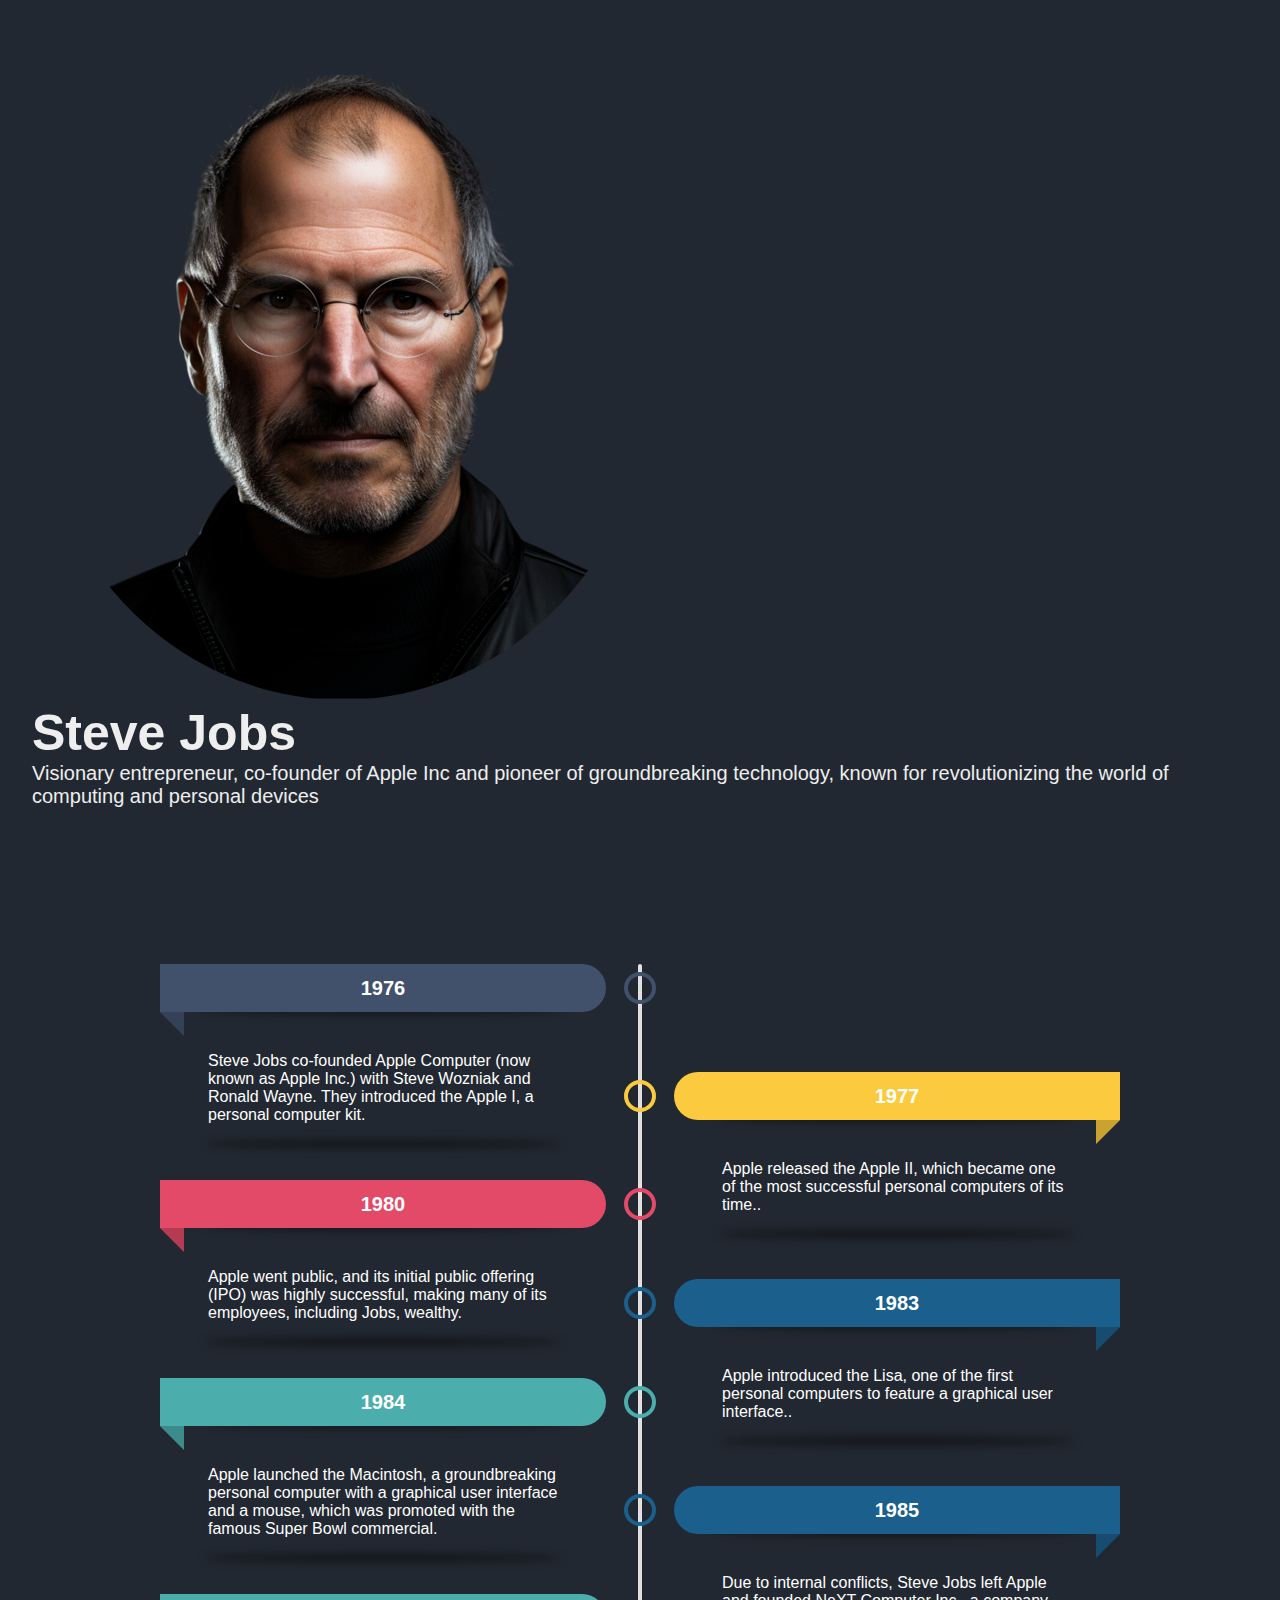
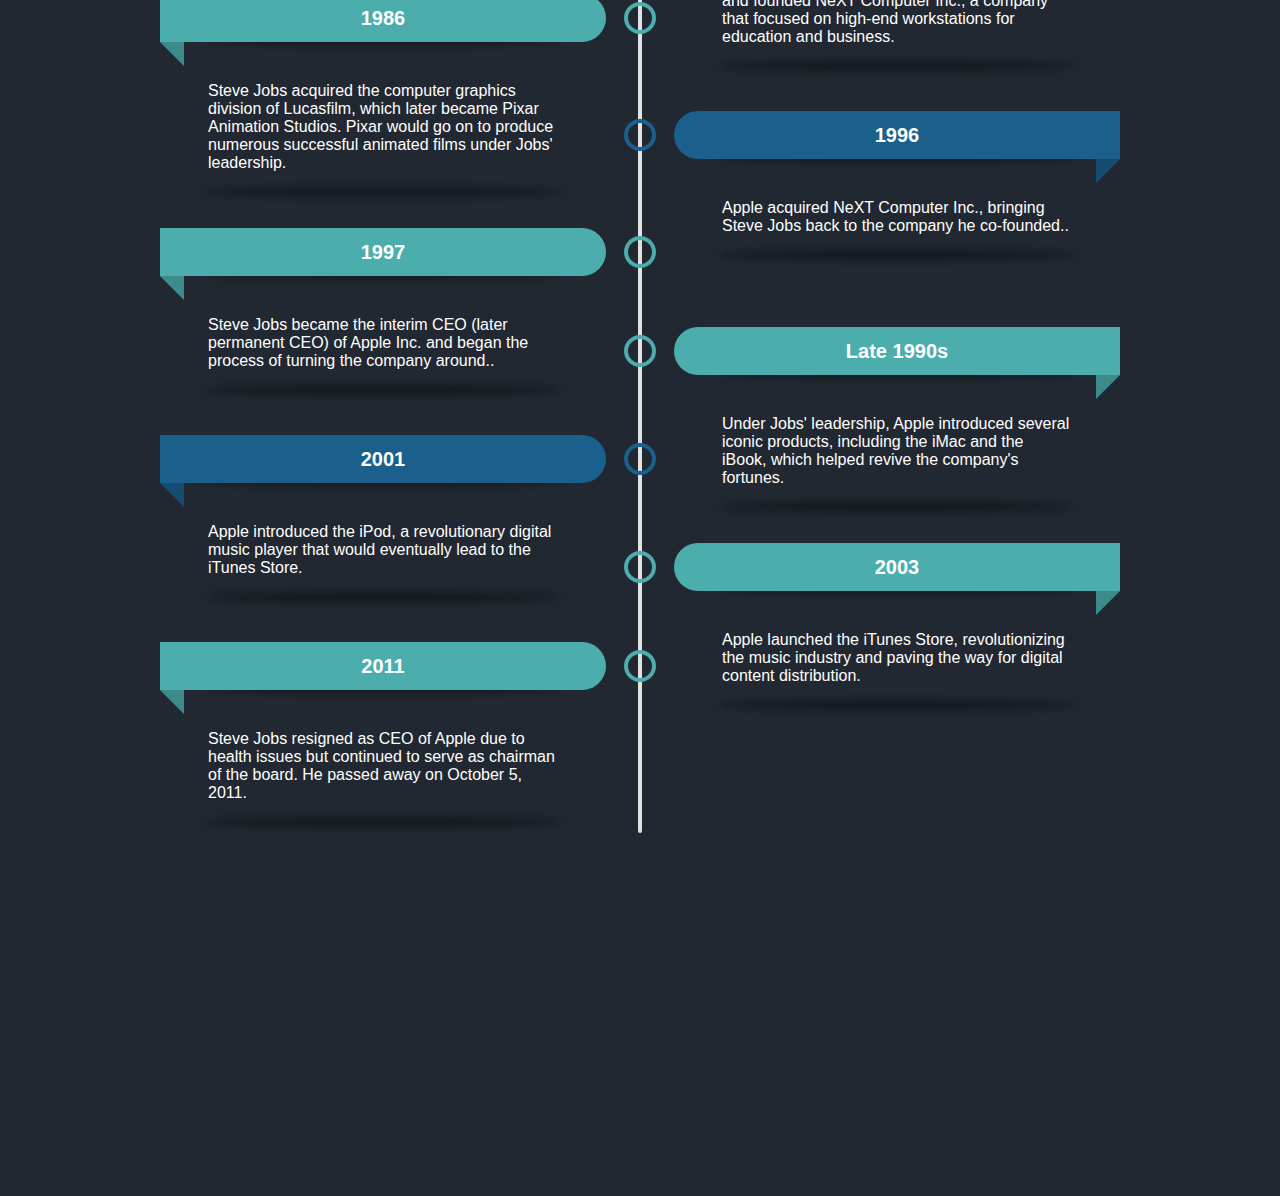
<file: index.html>
<!DOCTYPE html>
<html lang="en">
<head>
    <meta charset="UTF-8">
    <meta name="viewport" content="width=device-width, initial-scale=1.0">
    <title>Steve jobs</title>
    <link href="https://cdn.jsdelivr.net/npm/bootstrap@5.3.2/dist/css/bootstrap.min.css" rel="stylesheet" integrity="sha384-T3c6CoIi6uLrA9TneNEoa7RxnatzjcDSCmG1MXxSR1GAsXEV/Dwwykc2MPK8M2HN" crossorigin="anonymous">
    <link rel="stylesheet" href="style.css"
</head>
<body>
    <section class="section-1">
        <div class="container col-xxl-8 px-4 pt-5">
            <div class="row flex-lg-row-reverse align-items-center g-5 pt-5">
              <div class="col-10 col-sm-8 col-lg-6">
                <img src="imageedit_5_4352848955.png" class="img img-fluid"  >
              </div>
              <div class="col-lg-6">
                <h1 class="name">Steve Jobs</h1>
                <p class="lead text">Visionary entrepreneur, co-founder of Apple Inc and pioneer of groundbreaking technology,
                   known for revolutionizing the world of computing and personal devices</p>
              </div>
            </div>
          </div>
    </section>

    <section class="section-2">
<ul>
    <li style="--accent-color:#41516C">
        <div class="date">1976</div>
        <div class="title"></div>
        <div class="descr">Steve Jobs co-founded Apple Computer (now known as Apple Inc.)
           with Steve Wozniak and Ronald Wayne. They introduced the Apple I, a personal computer kit.</div>
    </li>
    <li style="--accent-color:#FBCA3E">
        <div class="date">1977</div>
        <div class="title"></div>
        <div class="descr">Apple released the Apple II, which became one of the most successful personal computers of its time..</div>
    </li>
    <li style="--accent-color:#E24A68">
        <div class="date">1980</div>
        <div class="title"></div>
        <div class="descr">Apple went public, and its initial public offering (IPO) was highly successful, 
          making many of its employees, including Jobs, wealthy.</div>
    </li>
    <li style="--accent-color:#1B5F8C">
        <div class="date">1983</div>
        <div class="title"></div>
        <div class="descr">Apple introduced the Lisa, one of the first personal computers to feature a graphical user interface..</div>
    </li>
    <li style="--accent-color:#4CADAD">
        <div class="date">1984</div>
        <div class="title"></div>
        <div class="descr">Apple launched the Macintosh, a groundbreaking personal computer with a 
          graphical user interface and a mouse, which was promoted with the famous Super Bowl commercial.</div>
    </li>
    <li style="--accent-color:#1B5F8C">
      <div class="date">1985</div>
      <div class="title"></div>
      <div class="descr">Due to internal conflicts, Steve Jobs left Apple and founded NeXT Computer Inc.,
         a company that focused on high-end workstations for education and business.</div>
  </li>
  <li style="--accent-color:#4CADAD">
      <div class="date">1986</div>
      <div class="title"></div>
      <div class="descr">Steve Jobs acquired the computer graphics division of Lucasfilm, which later became Pixar Animation Studios. 
        Pixar would go on to produce numerous successful animated films under Jobs' leadership.</div>
  </li>
    <li style="--accent-color:#1B5F8C">
      <div class="date">1996</div>
      <div class="title"></div>
      <div class="descr">Apple acquired NeXT Computer Inc., bringing Steve Jobs back to the company he co-founded..</div>
    </li>
  <li style="--accent-color:#4CADAD">
      <div class="date">1997</div>
      <div class="title"></div>
      <div class="descr">Steve Jobs became the interim CEO (later permanent CEO) of Apple Inc. and began the process of turning the company around..</div>
  </li>
  <li style="--accent-color:#4CADAD">
    <div class="date">Late 1990s</div>
    <div class="title"></div>
    <div class="descr">Under Jobs' leadership, Apple introduced several iconic products, 
      including the iMac and the iBook, which helped revive the company's fortunes.</div>
</li>
  <li style="--accent-color:#1B5F8C">
    <div class="date">2001</div>
    <div class="title"></div>
    <div class="descr">Apple introduced the iPod, a revolutionary digital music player that would eventually lead to the iTunes Store.</div>
  </li>
  <li style="--accent-color:#4CADAD">
    <div class="date">2003</div>
    <div class="title"></div>
    <div class="descr">Apple launched the iTunes Store, revolutionizing the music industry and paving the way for digital content distribution.</div>
</li>
<li style="--accent-color:#4CADAD">
  <div class="date">2011</div>
  <div class="title"></div>
  <div class="descr">Steve Jobs resigned as CEO of Apple due to health issues but continued to serve as chairman of the board. He passed away on October 5, 2011.</div>
</li>
</ul>
    </section>


</body>
</html>
</file>
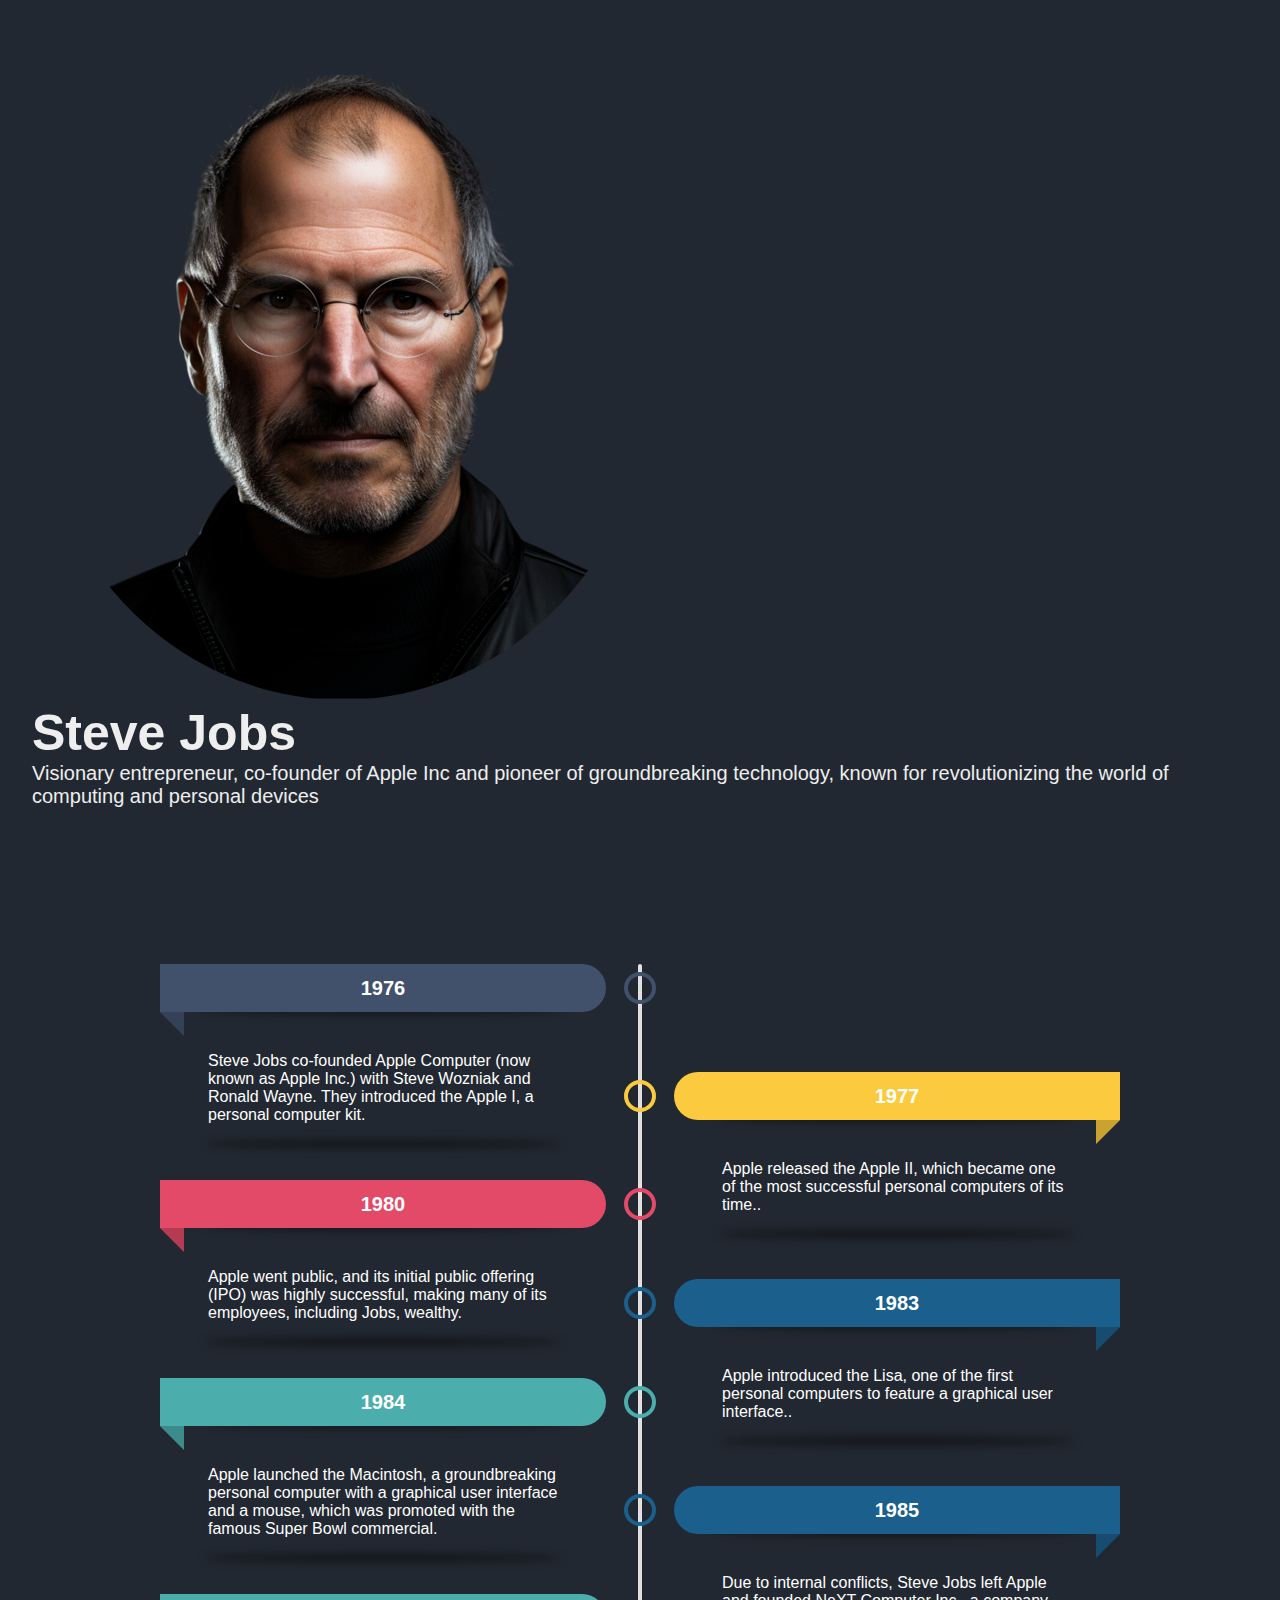
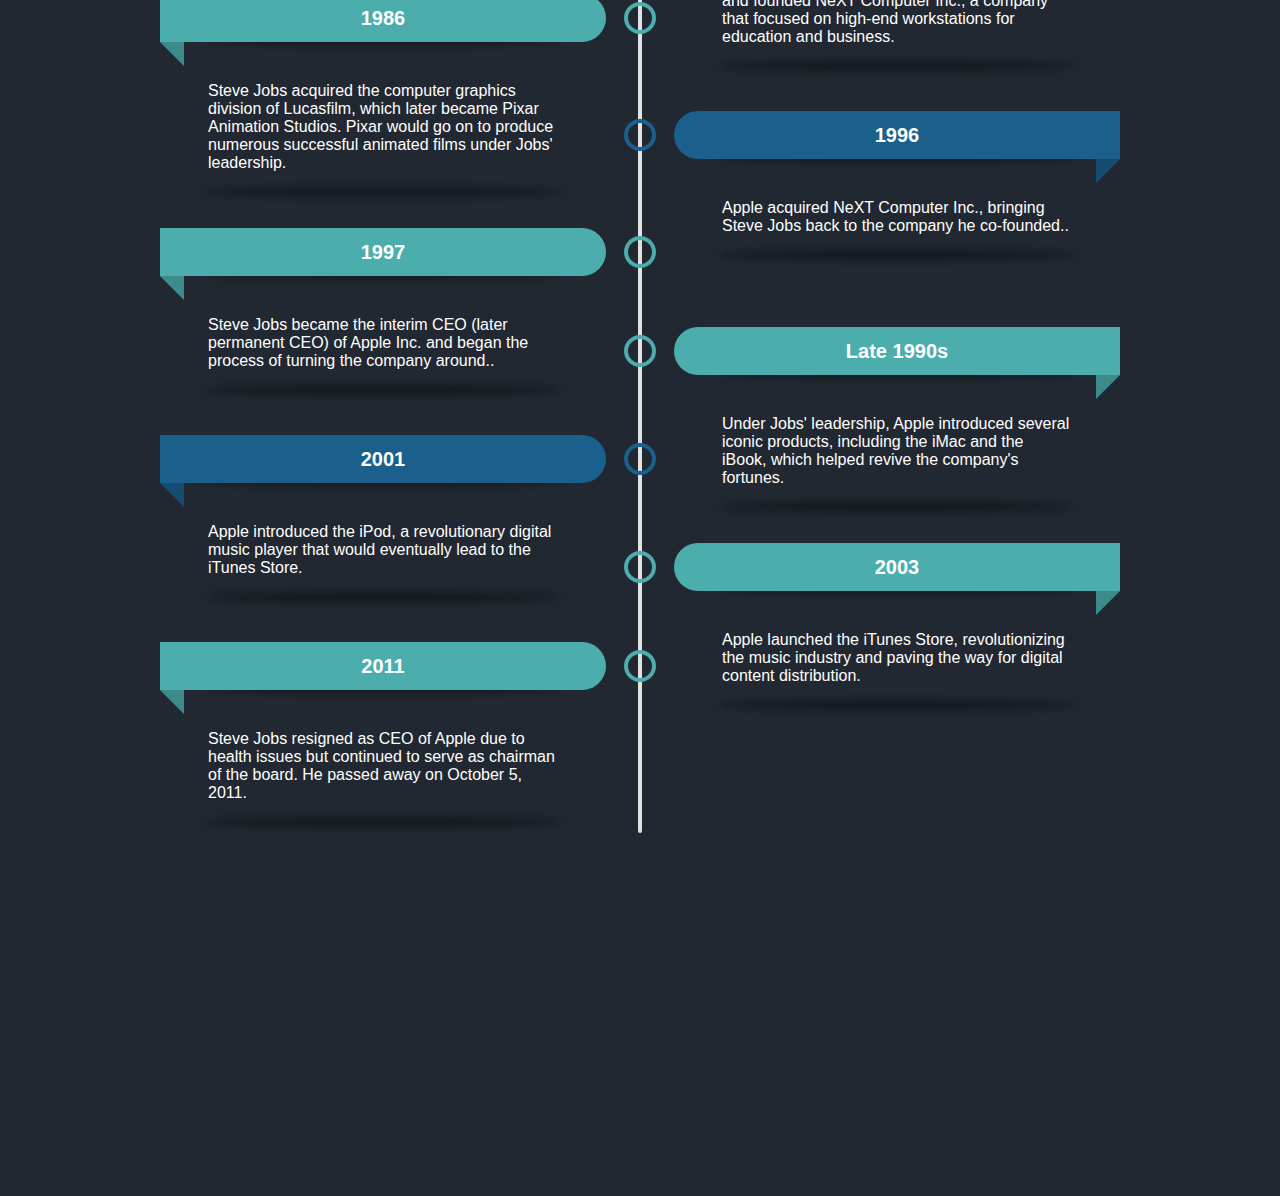
<file: tribute page/index.html>
<!DOCTYPE html>
<html lang="en">
<head>
    <meta charset="UTF-8">
    <meta name="viewport" content="width=device-width, initial-scale=1.0">
    <title>Steve jobs</title>
    <link href="https://cdn.jsdelivr.net/npm/bootstrap@5.3.2/dist/css/bootstrap.min.css" rel="stylesheet" integrity="sha384-T3c6CoIi6uLrA9TneNEoa7RxnatzjcDSCmG1MXxSR1GAsXEV/Dwwykc2MPK8M2HN" crossorigin="anonymous">
    <link rel="stylesheet" href="style.css"
</head>
<body>
    <section class="section-1">
        <div class="container col-xxl-8 px-4 pt-5">
            <div class="row flex-lg-row-reverse align-items-center g-5 pt-5">
              <div class="col-10 col-sm-8 col-lg-6">
                <img src="images/imageedit_5_4352848955.png" class="img img-fluid"  >
              </div>
              <div class="col-lg-6">
                <h1 class="name">Steve Jobs</h1>
                <p class="lead text">Visionary entrepreneur, co-founder of Apple Inc and pioneer of groundbreaking technology,
                   known for revolutionizing the world of computing and personal devices</p>
              </div>
            </div>
          </div>
    </section>

    <section class="section-2">
<ul>
    <li style="--accent-color:#41516C">
        <div class="date">1976</div>
        <div class="title"></div>
        <div class="descr">Steve Jobs co-founded Apple Computer (now known as Apple Inc.)
           with Steve Wozniak and Ronald Wayne. They introduced the Apple I, a personal computer kit.</div>
    </li>
    <li style="--accent-color:#FBCA3E">
        <div class="date">1977</div>
        <div class="title"></div>
        <div class="descr">Apple released the Apple II, which became one of the most successful personal computers of its time..</div>
    </li>
    <li style="--accent-color:#E24A68">
        <div class="date">1980</div>
        <div class="title"></div>
        <div class="descr">Apple went public, and its initial public offering (IPO) was highly successful, 
          making many of its employees, including Jobs, wealthy.</div>
    </li>
    <li style="--accent-color:#1B5F8C">
        <div class="date">1983</div>
        <div class="title"></div>
        <div class="descr">Apple introduced the Lisa, one of the first personal computers to feature a graphical user interface..</div>
    </li>
    <li style="--accent-color:#4CADAD">
        <div class="date">1984</div>
        <div class="title"></div>
        <div class="descr">Apple launched the Macintosh, a groundbreaking personal computer with a 
          graphical user interface and a mouse, which was promoted with the famous Super Bowl commercial.</div>
    </li>
    <li style="--accent-color:#1B5F8C">
      <div class="date">1985</div>
      <div class="title"></div>
      <div class="descr">Due to internal conflicts, Steve Jobs left Apple and founded NeXT Computer Inc.,
         a company that focused on high-end workstations for education and business.</div>
  </li>
  <li style="--accent-color:#4CADAD">
      <div class="date">1986</div>
      <div class="title"></div>
      <div class="descr">Steve Jobs acquired the computer graphics division of Lucasfilm, which later became Pixar Animation Studios. 
        Pixar would go on to produce numerous successful animated films under Jobs' leadership.</div>
  </li>
    <li style="--accent-color:#1B5F8C">
      <div class="date">1996</div>
      <div class="title"></div>
      <div class="descr">Apple acquired NeXT Computer Inc., bringing Steve Jobs back to the company he co-founded..</div>
    </li>
  <li style="--accent-color:#4CADAD">
      <div class="date">1997</div>
      <div class="title"></div>
      <div class="descr">Steve Jobs became the interim CEO (later permanent CEO) of Apple Inc. and began the process of turning the company around..</div>
  </li>
  <li style="--accent-color:#4CADAD">
    <div class="date">Late 1990s</div>
    <div class="title"></div>
    <div class="descr">Under Jobs' leadership, Apple introduced several iconic products, 
      including the iMac and the iBook, which helped revive the company's fortunes.</div>
</li>
  <li style="--accent-color:#1B5F8C">
    <div class="date">2001</div>
    <div class="title"></div>
    <div class="descr">Apple introduced the iPod, a revolutionary digital music player that would eventually lead to the iTunes Store.</div>
  </li>
  <li style="--accent-color:#4CADAD">
    <div class="date">2003</div>
    <div class="title"></div>
    <div class="descr">Apple launched the iTunes Store, revolutionizing the music industry and paving the way for digital content distribution.</div>
</li>
<li style="--accent-color:#4CADAD">
  <div class="date">2011</div>
  <div class="title"></div>
  <div class="descr">Steve Jobs resigned as CEO of Apple due to health issues but continued to serve as chairman of the board. He passed away on October 5, 2011.</div>
</li>
</ul>
    </section>


</body>
</html>
</file>
<file: style.css>
@import url(' https://fonts.cdnfonts.com/css/hagrid-trial ');
body{
    margin: 0;
    padding: 0;
}
body::-webkit-scrollbar {
    width: 12px;               /* width of the entire scrollbar */
  }
  
  body::-webkit-scrollbar-track {
    background: rgb(18, 17, 24);        /* color of the tracking area */
  }
  
  body::-webkit-scrollbar-thumb {
    background-color: rgb(48, 48, 48);    /* color of the scroll thumb */
    border-radius: 20px;       /* roundness of the scroll thumb */
      /* creates padding around scroll thumb */
  }
  
body{
    background-color: #222831;
}

.section-1{
    height: 100vh;
}
.section-2{
    height: 200vh;
}
.name{
    font-size: 50px;
    font-family: 'Hagrid Trial', sans-serif;
    color: #EEEEEE;
    
    
}
.img{
    width: 2000;
    height: 700;
    border-radius: 50%;
    
}
.text{
    font-size: 20px;
    font-family: 'Hagrid Trial', sans-serif;
    color: #EEEEEE;
}

.both{
    display: flex;
    flex-direction: column;
    
}





@import url("https://fonts.googleapis.com/css2?family=Poppins:wght@300;500;700&display=swap");

*,
*::before,
*::after {
  margin: 0;
  padding: 0;
  box-sizing: border-box;
}

body {

  min-height: 100vh;
  display: grid;
  align-content: center;
  gap: 2rem;
  padding: 2rem;
  font-family: "Poppins", sans-serif;
  color: var(--color);
  
}

ul {
  --col-gap: 2rem;
  --row-gap: 2rem;
  --line-w: 0.25rem;
  display: grid;
  grid-template-columns: var(--line-w) 1fr;
  grid-auto-columns: max-content;
  column-gap: var(--col-gap);
  list-style: none;
  width: min(60rem, 90%);
  margin-inline: auto;
}

/* line */
ul::before {
  content: "";
  grid-column: 1;
  grid-row: 1 / span 20;
  background: rgb(225, 225, 225);
  border-radius: calc(var(--line-w) / 2);
}

/* columns*/

/* row gaps */
ul li:not(:last-child) {
  margin-bottom: var(--row-gap);
}

/* card */
ul li {
  grid-column: 2;
  --inlineP: 1.5rem;
  margin-inline: var(--inlineP);
  grid-row: span 2;
  display: grid;
  grid-template-rows: min-content min-content min-content;
}

/* date */
ul li .date {
  --dateH: 3rem;
  height: var(--dateH);
  margin-inline: calc(var(--inlineP) * -1);

  text-align: center;
  background-color: var(--accent-color);

  color: white;
  font-size: 1.25rem;
  font-weight: 700;

  display: grid;
  place-content: center;
  position: relative;

  border-radius: calc(var(--dateH) / 2) 0 0 calc(var(--dateH) / 2);
}

/* date flap */
ul li .date::before {
  content: "";
  width: var(--inlineP);
  aspect-ratio: 1;
  background: var(--accent-color);
  background-image: linear-gradient(rgba(0, 0, 0, 0.2) 100%, transparent);
  position: absolute;
  top: 100%;

  clip-path: polygon(0 0, 100% 0, 0 100%);
  right: 0;
}

/* circle */
ul li .date::after {
  content: "";
  position: absolute;
  width: 2rem;
  aspect-ratio: 1;
  background: var(--bgColor);
  border: 0.3rem solid var(--accent-color);
  border-radius: 50%;
  top: 50%;

  transform: translate(50%, -50%);
  right: calc(100% + var(--col-gap) + var(--line-w) / 2);
}

/* title descr */
ul li .title,
ul li .descr {
  color: white;
  position: relative;
  padding-inline: 1.5rem;
  font-family: 'Hagrid Trial', sans-serif;
}
ul li .title {
  overflow: hidden;
  padding-block-start: 1.5rem;
  padding-block-end: 1rem;
  font-weight: 500;
}
ul li .descr {
  padding-block-end: 1.5rem;
  font-weight: 300;
}

/* shadows */
ul li .title::before,
ul li .descr::before {
  content: "";
  position: absolute;
  width: 90%;
  height: 0.5rem;
  background: rgba(0, 0, 0, 0.5);
  left: 50%;
  border-radius: 50%;
  filter: blur(4px);
  transform: translate(-50%, 50%);
}
ul li .title::before {
  bottom: calc(100% + 0.125rem);
}

ul li .descr::before {
  z-index: -1;
  bottom: 0.25rem;
}

@media (min-width: 40rem) {
  ul {
    grid-template-columns: 1fr var(--line-w) 1fr;
  }
  ul::before {
    grid-column: 2;
  }
  ul li:nth-child(odd) {
    grid-column: 1;
  }
  ul li:nth-child(even) {
    grid-column: 3;
  }

  /* start second card */
  ul li:nth-child(2) {
    grid-row: 2/4;
  }

  ul li:nth-child(odd) .date::before {
    clip-path: polygon(0 0, 100% 0, 100% 100%);
    left: 0;
  }

  ul li:nth-child(odd) .date::after {
    transform: translate(-50%, -50%);
    left: calc(100% + var(--col-gap) + var(--line-w) / 2);
  }
  ul li:nth-child(odd) .date {
    border-radius: 0 calc(var(--dateH) / 2) calc(var(--dateH) / 2) 0;
  }
}

.credits {
  margin-top: 1rem;
  text-align: right;
}
.credits a {
  color: var(--color);
}
</file>
<file: tribute page/style.css>
@import url(' https://fonts.cdnfonts.com/css/hagrid-trial ');
body{
    margin: 0;
    padding: 0;
}
body::-webkit-scrollbar {
    width: 12px;               /* width of the entire scrollbar */
  }
  
  body::-webkit-scrollbar-track {
    background: rgb(18, 17, 24);        /* color of the tracking area */
  }
  
  body::-webkit-scrollbar-thumb {
    background-color: rgb(48, 48, 48);    /* color of the scroll thumb */
    border-radius: 20px;       /* roundness of the scroll thumb */
      /* creates padding around scroll thumb */
  }
  
body{
    background-color: #222831;
}

.section-1{
    height: 100vh;
}
.section-2{
    height: 200vh;
}
.name{
    font-size: 50px;
    font-family: 'Hagrid Trial', sans-serif;
    color: #EEEEEE;
    
    
}
.img{
    width: 2000;
    height: 700;
    border-radius: 50%;
    
}
.text{
    font-size: 20px;
    font-family: 'Hagrid Trial', sans-serif;
    color: #EEEEEE;
}

.both{
    display: flex;
    flex-direction: column;
    
}





@import url("https://fonts.googleapis.com/css2?family=Poppins:wght@300;500;700&display=swap");

*,
*::before,
*::after {
  margin: 0;
  padding: 0;
  box-sizing: border-box;
}

body {

  min-height: 100vh;
  display: grid;
  align-content: center;
  gap: 2rem;
  padding: 2rem;
  font-family: "Poppins", sans-serif;
  color: var(--color);
  
}

ul {
  --col-gap: 2rem;
  --row-gap: 2rem;
  --line-w: 0.25rem;
  display: grid;
  grid-template-columns: var(--line-w) 1fr;
  grid-auto-columns: max-content;
  column-gap: var(--col-gap);
  list-style: none;
  width: min(60rem, 90%);
  margin-inline: auto;
}

/* line */
ul::before {
  content: "";
  grid-column: 1;
  grid-row: 1 / span 20;
  background: rgb(225, 225, 225);
  border-radius: calc(var(--line-w) / 2);
}

/* columns*/

/* row gaps */
ul li:not(:last-child) {
  margin-bottom: var(--row-gap);
}

/* card */
ul li {
  grid-column: 2;
  --inlineP: 1.5rem;
  margin-inline: var(--inlineP);
  grid-row: span 2;
  display: grid;
  grid-template-rows: min-content min-content min-content;
}

/* date */
ul li .date {
  --dateH: 3rem;
  height: var(--dateH);
  margin-inline: calc(var(--inlineP) * -1);

  text-align: center;
  background-color: var(--accent-color);

  color: white;
  font-size: 1.25rem;
  font-weight: 700;

  display: grid;
  place-content: center;
  position: relative;

  border-radius: calc(var(--dateH) / 2) 0 0 calc(var(--dateH) / 2);
}

/* date flap */
ul li .date::before {
  content: "";
  width: var(--inlineP);
  aspect-ratio: 1;
  background: var(--accent-color);
  background-image: linear-gradient(rgba(0, 0, 0, 0.2) 100%, transparent);
  position: absolute;
  top: 100%;

  clip-path: polygon(0 0, 100% 0, 0 100%);
  right: 0;
}

/* circle */
ul li .date::after {
  content: "";
  position: absolute;
  width: 2rem;
  aspect-ratio: 1;
  background: var(--bgColor);
  border: 0.3rem solid var(--accent-color);
  border-radius: 50%;
  top: 50%;

  transform: translate(50%, -50%);
  right: calc(100% + var(--col-gap) + var(--line-w) / 2);
}

/* title descr */
ul li .title,
ul li .descr {
  color: white;
  position: relative;
  padding-inline: 1.5rem;
  font-family: 'Hagrid Trial', sans-serif;
}
ul li .title {
  overflow: hidden;
  padding-block-start: 1.5rem;
  padding-block-end: 1rem;
  font-weight: 500;
}
ul li .descr {
  padding-block-end: 1.5rem;
  font-weight: 300;
}

/* shadows */
ul li .title::before,
ul li .descr::before {
  content: "";
  position: absolute;
  width: 90%;
  height: 0.5rem;
  background: rgba(0, 0, 0, 0.5);
  left: 50%;
  border-radius: 50%;
  filter: blur(4px);
  transform: translate(-50%, 50%);
}
ul li .title::before {
  bottom: calc(100% + 0.125rem);
}

ul li .descr::before {
  z-index: -1;
  bottom: 0.25rem;
}

@media (min-width: 40rem) {
  ul {
    grid-template-columns: 1fr var(--line-w) 1fr;
  }
  ul::before {
    grid-column: 2;
  }
  ul li:nth-child(odd) {
    grid-column: 1;
  }
  ul li:nth-child(even) {
    grid-column: 3;
  }

  /* start second card */
  ul li:nth-child(2) {
    grid-row: 2/4;
  }

  ul li:nth-child(odd) .date::before {
    clip-path: polygon(0 0, 100% 0, 100% 100%);
    left: 0;
  }

  ul li:nth-child(odd) .date::after {
    transform: translate(-50%, -50%);
    left: calc(100% + var(--col-gap) + var(--line-w) / 2);
  }
  ul li:nth-child(odd) .date {
    border-radius: 0 calc(var(--dateH) / 2) calc(var(--dateH) / 2) 0;
  }
}

.credits {
  margin-top: 1rem;
  text-align: right;
}
.credits a {
  color: var(--color);
}
</file>
